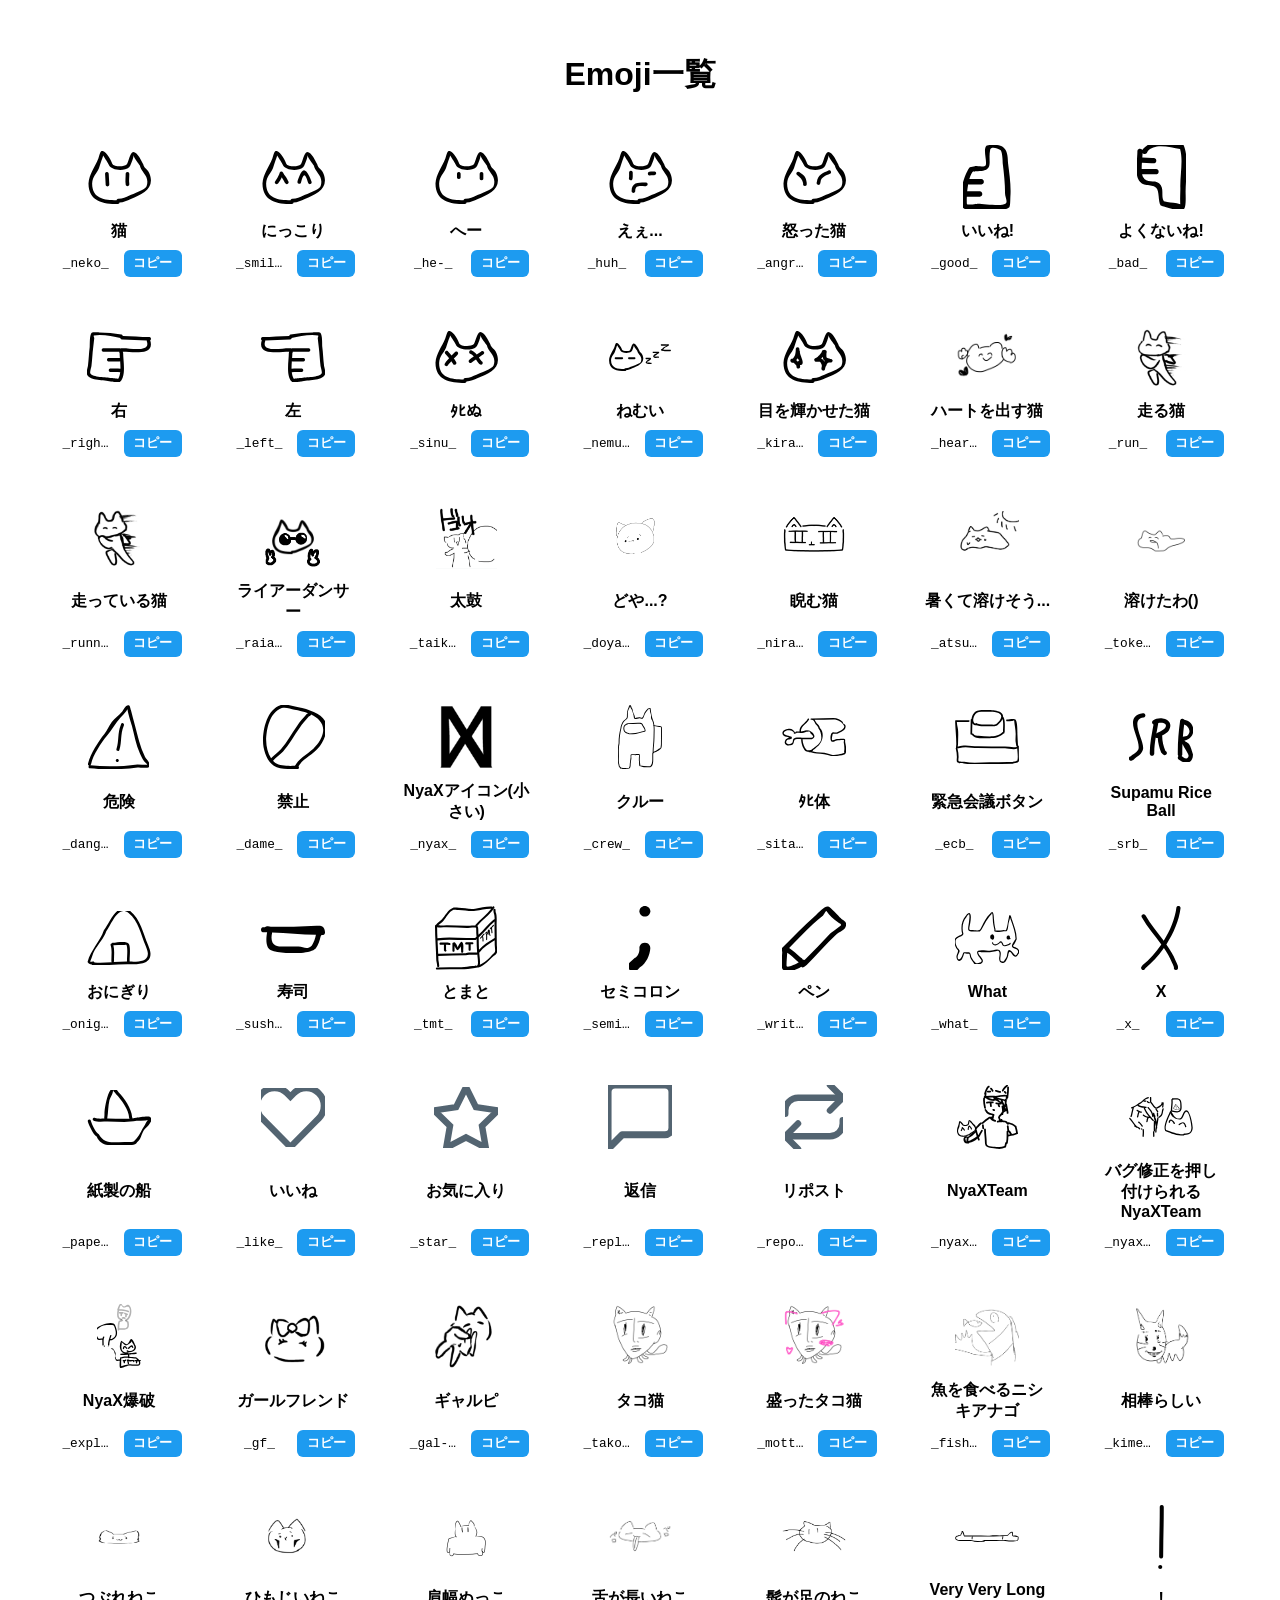
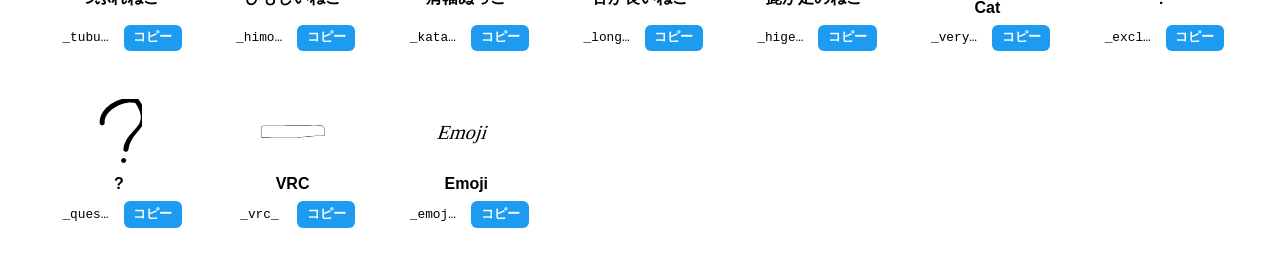
<file: emoji.html>
<!DOCTYPE html>
<html lang="ja">
<head>
    <meta charset="UTF-8">
    <meta name="viewport" content="width=device-width, initial-scale=1.0">
    <meta name="robots" content="noindex, nofollow, noarchive">
    <title>Emoji一覧</title>
    <link rel="icon" href="favicon.png" type="image/png">
    <link rel="stylesheet" href="root.css">
    <style>
        :root{
            --l-code-bg-color: #f0f2f5;
            --d-code-bg-color: #505255;
            --l-title: #333;
            --d-title: #ddd;
        }
        body.light{
            --code-bg-color: var(--l-code-bg-color);
            --title: var(--l-title);
        }
        body.dark {
            --code-bg-color: var(--d-code-bg-color);
            --title: var(--d-title);
        }
        body {
            font-family: -apple-system, BlinkMacSystemFont, "Segoe UI", Roboto, "Helvetica Neue", Arial, sans-serif;
            background-color: var(--bg-color);
            color: var(--text-color);
            margin: 0;
            padding: 2rem;
            display: flex;
            flex-direction: column;
            align-items: center;
        }

        h1 {
            color: var(--title);
            margin-bottom: 2rem;
            text-align: center;
        }

        #emoji-container {
            display: grid;
            grid-template-columns: repeat(auto-fill, minmax(150px, 1fr));
            gap: 1rem;
            width: 100%;
            max-width: 1200px;
        }

        .loading-text,
        .error-text {
            font-size: 1.2rem;
            color: #657786;
            text-align: center;
            grid-column: 1 / -1;
        }

        .emoji-card {
            background-color: var(--main-bg-color);
            border: 1px solid var(--border-color);
            border-radius: 12px;
            padding: 1rem;
            text-align: center;
            display: flex;
            flex-direction: column;
            align-items: center;
            justify-content: space-between;
            box-shadow: 0 2px 4px var(--pg-bg-color);
            transition: transform 0.2s ease, box-shadow 0.2s ease;
        }

        .emoji-card:hover {
            transform: translateY(-5px);
            box-shadow: 0 6px 12px var(--spin);
        }

        .emoji-image {
            width: 64px;
            height: 64px;
            object-fit: contain;
            margin-bottom: 0.75rem;
            background-color: var(--emoji-bg-color)
        }

        .emoji-name {
            font-weight: 600;
            font-size: 1rem;
            color: var(--text-color);
            margin: 0 0 0.5rem 0;
            word-break: break-word;
        }

        .id-wrapper {
            display: flex;
            align-items: center;
            justify-content: center;
            gap: 0.5rem;
            width: 100%;
        }

        .emoji-id-code {
            font-family: "SFMono-Regular", Consolas, "Liberation Mono", Menlo, Courier, monospace;
            background-color: var(--code-bg-color);
            padding: 0.2rem 0.4rem;
            border-radius: 4px;
            font-size: 0.8rem;
            color: var(--secondary-text-color);
            flex-grow: 1;
            overflow: hidden;
            text-overflow: ellipsis;
            white-space: nowrap;
        }

        .copy-button {
            border: none;
            background-color: var(--primary-color);
            color: white;
            padding: 0.3rem 0.6rem;
            border-radius: 6px;
            cursor: pointer;
            font-size: 0.8rem;
            font-weight: bold;
            transition: background-color 0.2s ease;
            flex-shrink: 0;
        }

        .copy-button:hover {
            background-color: var(--primary-hover-color);
        }

        .copy-button:disabled {
            background-color: #42b72a;
            cursor: not-allowed;
        }
    </style>
    <script>
        document.addEventListener("DOMContentLoaded", () => {
            const ld = localStorage.getItem("ld");
            if (ld !== null) {
                if (ld == "d"){
                    document.body.classList.add("dark");
                    document.body.classList.remove("light");
                }
            }
        });
    </script>
</head>
<!-- Google tag (gtag.js) -->
<script async src="https://www.googletagmanager.com/gtag/js?id=G-JYBQTQ1HCX"></script>
<script>
  window.dataLayer = window.dataLayer || [];
  function gtag(){dataLayer.push(arguments);}
  gtag('js', new Date());

  gtag('config', 'G-JYBQTQ1HCX');
</script>
<body>

    <h1>Emoji一覧</h1>
    <div id="emoji-container">
        <p class="loading-text">読み込み中...</p>
    </div>

    <script>
        document.addEventListener('DOMContentLoaded', async () => {
            const container = document.getElementById('emoji-container');

            // 安全にHTMLをエスケープする関数
            const escapeHTML = (str) => {
                const div = document.createElement('div');
                div.textContent = str;
                return div.innerHTML;
            };

            try {
                // /emoji/list.jsonをフェッチ
                const response = await fetch('/emoji/list.json');
                if (!response.ok) {
                    throw new Error(`サーバーからリストを取得できませんでした (HTTP ${response.status})`);
                }
                const emojiList = await response.json();

                // ローディング表示をクリア
                container.innerHTML = '';

                if (!Array.isArray(emojiList) || emojiList.length === 0) {
                    container.innerHTML = `<p class="error-text">絵文字が見つかりませんでした。</p>`;
                    return;
                }

                // 各絵文字のカードを生成
                emojiList.forEach(emoji => {
                    if (!emoji.id) return; // IDがないデータはスキップ

                    const card = document.createElement('div');
                    card.className = 'emoji-card';

                    // nameキーがなければidを名前に使用
                    const displayName = emoji.name || emoji.id;
                    const emojiId = emoji.id;

                    card.innerHTML = `
                        <img src="/emoji/${escapeHTML(emojiId)}.svg" alt="${escapeHTML(displayName)}" class="emoji-image" loading="lazy">
                        <p class="emoji-name">${escapeHTML(displayName)}</p>
                        <div class="id-wrapper">
                            <span class="emoji-id-code" title="_${escapeHTML(emojiId)}_">_${escapeHTML(emojiId)}_</span>
                            <button class="copy-button" data-id="${escapeHTML(emojiId)}">コピー</button>
                        </div>
                    `;
                    container.appendChild(card);
                });

                // クリックイベントの処理（イベント委譲）
                container.addEventListener('click', (event) => {
                    // コピーボタンがクリックされた場合のみ処理
                    if (event.target.classList.contains('copy-button')) {
                        const button = event.target;
                        const emojiId = button.dataset.id;
                        const textToCopy = `_${emojiId}_`;

                        navigator.clipboard.writeText(textToCopy).then(() => {
                            // コピー成功時のフィードバック
                            const originalText = button.textContent;
                            button.textContent = 'コピーしました!';
                            button.disabled = true;
                            setTimeout(() => {
                                button.textContent = originalText;
                                button.disabled = false;
                            }, 1500);
                        }).catch(err => {
                            // コピー失敗時のアラート
                            console.error('クリップボードへのコピーに失敗しました:', err);
                            alert('コピーに失敗しました。');
                        });
                    }
                });

            } catch (error) {
                // エラー発生時の表示
                console.error('絵文字リストの読み込みに失敗しました:', error);
                container.innerHTML = `<p class="error-text">絵文字リストの読み込みに失敗しました。<br>(${error.message})</p>`;
            }
        });
    </script>

</body>
</html>
</file>
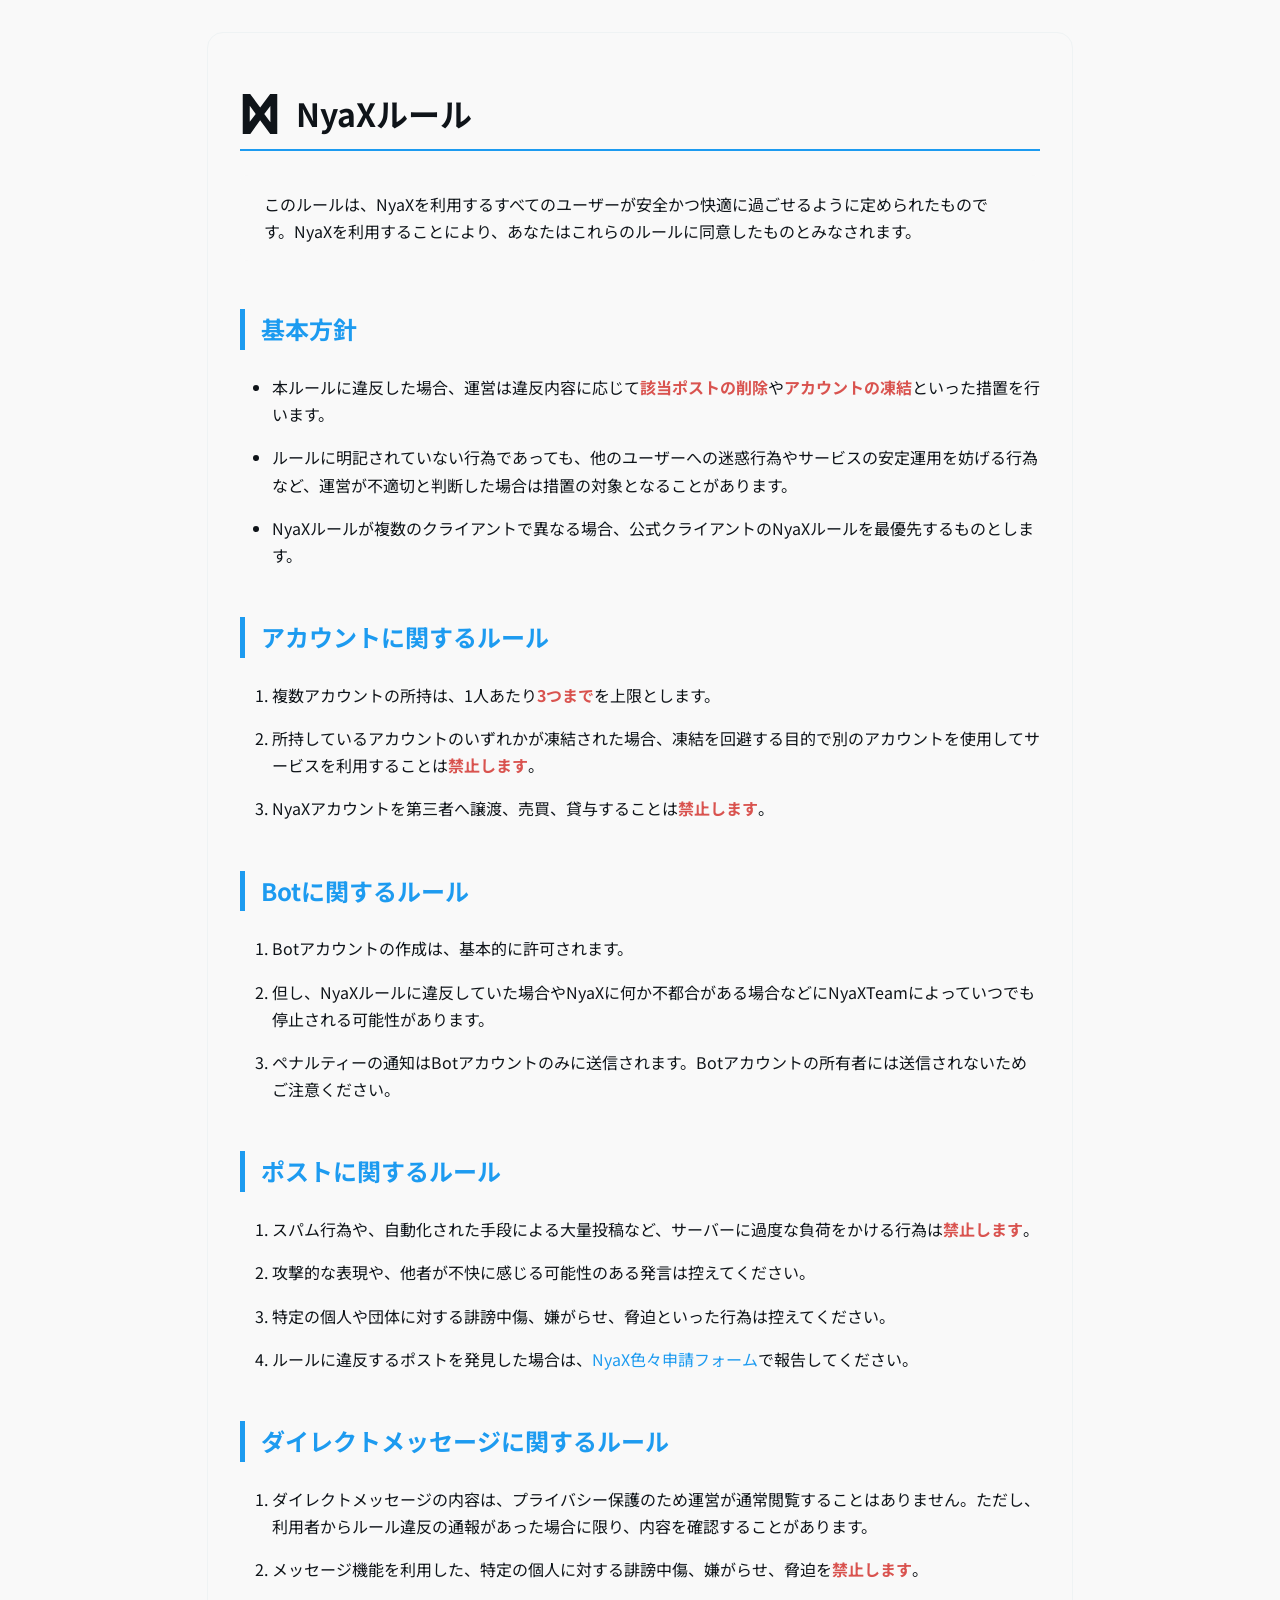
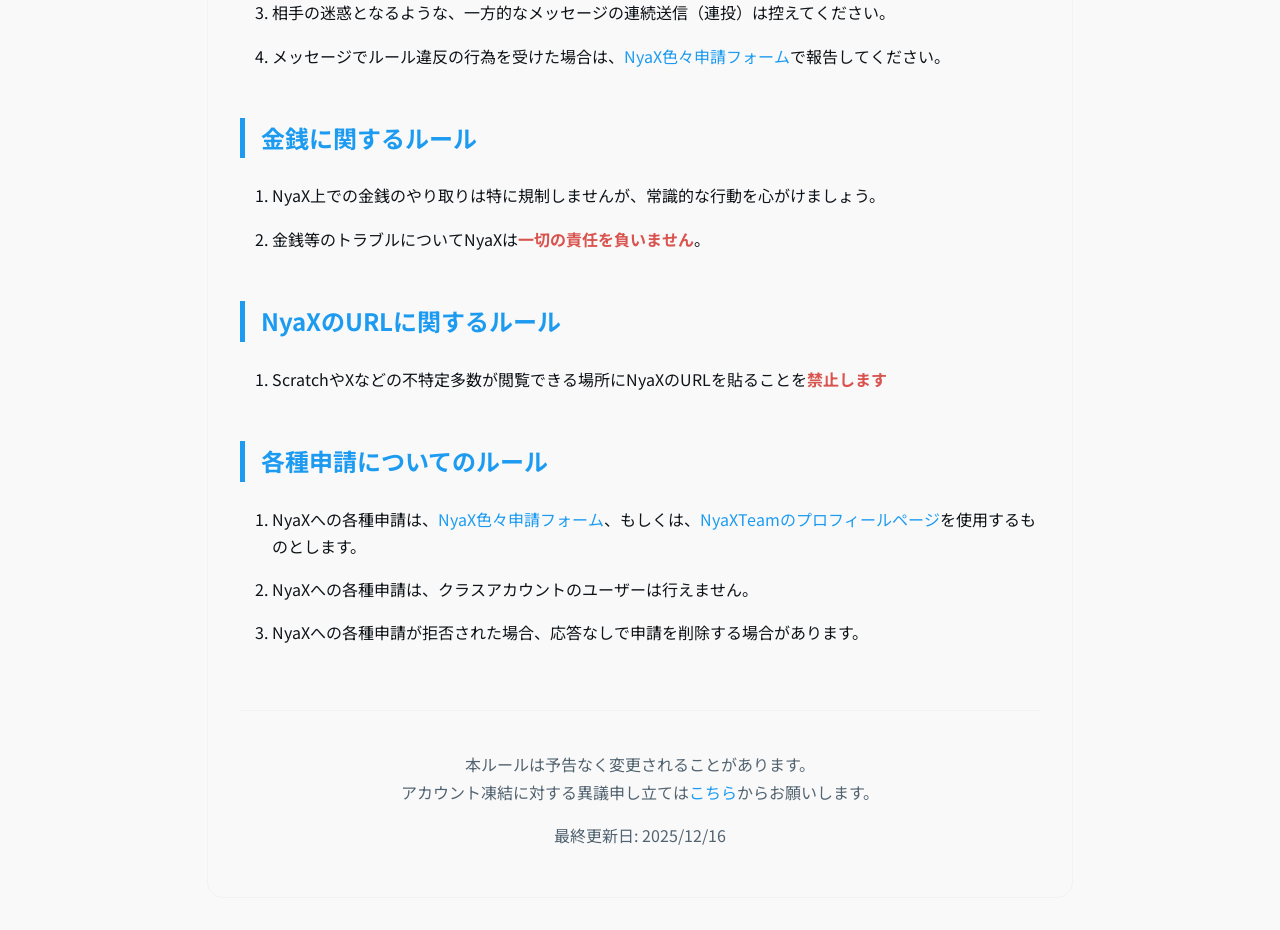
<file: rule.html>
<!DOCTYPE html>
<html lang="ja">
<head>
    <meta charset="UTF-8">
    <meta name="viewport" content="width=device-width, initial-scale=1.0">
    <meta name="robots" content="noindex, nofollow, noarchive">
    <title>NyaXルール</title>
    <link rel="icon" href="favicon.png" type="image/png">
    <link rel="preconnect" href="https://fonts.googleapis.com">
    <link rel="preconnect" href="https://fonts.gstatic.com" crossorigin>
    <link href="https://fonts.googleapis.com/css2?family=Noto+Sans+JP:wght@400;700&display=swap" rel="stylesheet">
    <link rel="stylesheet" href="./root.css">
    <style>
        /*:root {
            --primary-color: #1d9bf0;
            --border-color: #eff3f4;
            --bg-color: #f7f9f9;
            --text-color: #0f1419;
            --secondary-text-color: #536471;
        }*/
        body {
            font-family: 'Noto Sans JP', -apple-system, BlinkMacSystemFont, "Segoe UI", Roboto, Helvetica, Arial, sans-serif;
            margin: 0;
            background-color: var(--bg-color);
            color: var(--text-color);
            line-height: 1.7;
        }
        .container {
            max-width: 800px;
            margin: 2rem auto;
            padding: 2rem;
            border: 1px solid var(--border-color);
            border-radius: 16px;
        }
        h1 {
            font-size: 2rem;
            border-bottom: 2px solid var(--primary-color);
            padding-bottom: 0.5rem;
            margin-bottom: 1.5rem;
            display: flex;
            align-items: center;
            gap: 1rem;
        }
        h1 .logo {
            width: 40px;
            height: 40px;
            fill: var(--logo-color) !important;
            stroke: var(--logo-color) !important;
        }
        h2 {
            font-size: 1.5rem;
            color: var(--primary-color);
            border-left: 5px solid var(--primary-color);
            padding-left: 1rem;
            margin-top: 3rem;
            margin-bottom: 1.5rem;
        }
        p, li {
            font-size: 1rem;
        }
        .intro {
            background-color: var(--bg-color);
            padding: 1rem 1.5rem;
            border-radius: 8px;
            margin-bottom: 2rem;
        }
        ol, ul {
            padding-left: 2rem;
        }
        li {
            margin-bottom: 1rem;
        }
        strong {
            color: #d9534f;
        }
        code {
            background-color: #e8f5fd;
            padding: 0.2em 0.4em;
            border-radius: 4px;
            font-family: monospace;
        }
        a {
            color: var(--primary-color);
            text-decoration: none;
        }
        a:hover {
            text-decoration: underline;
        }
        .footer {
            margin-top: 4rem;
            padding-top: 1.5rem;
            border-top: 1px solid var(--border-color);
            text-align: center;
            color: var(--secondary-text-color);
            font-size: 0.9rem;
        }
    </style>
    <script>
        document.addEventListener("DOMContentLoaded", () => {
            const ld = localStorage.getItem("ld");
            if (ld !== null) {
                if (ld == "d"){
                    document.body.classList.add("dark");
                    document.body.classList.remove("light");
                }
            }
        });
    </script>
</head>
<!-- Google tag (gtag.js) -->
<script async src="https://www.googletagmanager.com/gtag/js?id=G-JYBQTQ1HCX"></script>
<script>
  window.dataLayer = window.dataLayer || [];
  function gtag(){dataLayer.push(arguments);}
  gtag('js', new Date());

  gtag('config', 'G-JYBQTQ1HCX');
</script>
<body class="light">
    <div class="container">
        <h1>
            <svg class="logo" xmlns="http://www.w3.org/2000/svg" viewBox="0 0 86.03314999999998 99.70458000000002"><g><g fill="currentColor" stroke="none"><path d="M 0.0,99.70458000000002 L 0.0,29.566630000000004 L 17.474879999999985,29.563980000000015 L 17.495619999999974,69.20895000000002 L 32.41914999999997,49.85291000000001 L 17.468049999999977,29.566630000000004 L 9.999999974752427e-06,29.566630000000004 L 9.999999974752427e-06,0.0 L 18.561259999999976,0.0 L 43.434229999999985,33.70192 L 68.40213999999997,0.0 L 86.03314999999998,0.0 L 86.03314999999998,29.648570000000007 L 68.84990999999997,29.648570000000007 L 53.67573999999996,49.55009000000001 L 68.90521999999999,70.11661000000001 L 68.85379,29.569230000000005 L 86.03314,29.648570000000007 L 86.03314,99.70457999999999 L 68.55408,99.70457999999999 L 43.30136999999999,65.14823999999999 L 18.903069999999985,99.70457999999999 L 0.0,99.70458000000002"/></g></g></svg>
            NyaXルール
        </h1>

        <p class="intro">
            このルールは、NyaXを利用するすべてのユーザーが安全かつ快適に過ごせるように定められたものです。NyaXを利用することにより、あなたはこれらのルールに同意したものとみなされます。
        </p>

        <h2>基本方針</h2>
        <ul>
            <li>本ルールに違反した場合、運営は違反内容に応じて<strong>該当ポストの削除</strong>や<strong>アカウントの凍結</strong>といった措置を行います。</li>
            <li>ルールに明記されていない行為であっても、他のユーザーへの迷惑行為やサービスの安定運用を妨げる行為など、運営が不適切と判断した場合は措置の対象となることがあります。</li>
            <li>NyaXルールが複数のクライアントで異なる場合、公式クライアントのNyaXルールを最優先するものとします。</li>
        </ul>

        <h2>アカウントに関するルール</h2>
        <ol>
            <li>複数アカウントの所持は、1人あたり<strong>3つまで</strong>を上限とします。</li>
            <li>所持しているアカウントのいずれかが凍結された場合、凍結を回避する目的で別のアカウントを使用してサービスを利用することは<strong>禁止します</strong>。</li>
            <li>NyaXアカウントを第三者へ譲渡、売買、貸与することは<strong>禁止します</strong>。</li>
        </ol>

        <h2>Botに関するルール</h2>
        <ol>
            <li>Botアカウントの作成は、基本的に許可されます。</li>
            <li>但し、NyaXルールに違反していた場合やNyaXに何か不都合がある場合などにNyaXTeamによっていつでも停止される可能性があります。</li>
            <li>ペナルティーの通知はBotアカウントのみに送信されます。Botアカウントの所有者には送信されないためご注意ください。</li>
        </ol>

        <h2>ポストに関するルール</h2>
        <ol>
            <li>スパム行為や、自動化された手段による大量投稿など、サーバーに過度な負荷をかける行為は<strong>禁止します</strong>。</li>
            <li>攻撃的な表現や、他者が不快に感じる可能性のある発言は控えてください。</li>
            <li>特定の個人や団体に対する誹謗中傷、嫌がらせ、脅迫といった行為は控えてください。</li>
            <li>ルールに違反するポストを発見した場合は、<a href="/forms" target="_blank" rel="noopener noreferrer">NyaX色々申請フォーム</a>で報告してください。</li>
        </ol>

        <h2>ダイレクトメッセージに関するルール</h2>
        <ol>
            <li>ダイレクトメッセージの内容は、プライバシー保護のため運営が通常閲覧することはありません。ただし、利用者からルール違反の通報があった場合に限り、内容を確認することがあります。</li>
            <li>メッセージ機能を利用した、特定の個人に対する誹謗中傷、嫌がらせ、脅迫を<strong>禁止します</strong>。</li>
            <li>相手の迷惑となるような、一方的なメッセージの連続送信（連投）は控えてください。</li>
            <li>メッセージでルール違反の行為を受けた場合は、<a href="/forms" target="_blank" rel="noopener noreferrer">NyaX色々申請フォーム</a>で報告してください。</li>
        </ol>

        <h2>金銭に関するルール</h2>
        <ol>
            <li>NyaX上での金銭のやり取りは特に規制しませんが、常識的な行動を心がけましょう。</li>
            <li>金銭等のトラブルについてNyaXは<strong>一切の責任を負いません</strong>。</li>
        </ol>

        <h2>NyaXのURLに関するルール</h2>
        <ol>
            <li>ScratchやXなどの不特定多数が閲覧できる場所にNyaXのURLを貼ることを<strong>禁止します</strong></li>
        </ol>

        <h2>各種申請についてのルール</h2>
        <ol>
            <li>NyaXへの各種申請は、<a href="/forms" target="_blank" rel="noopener noreferrer">NyaX色々申請フォーム</a>、もしくは、<a href="https://scratch.mit.edu/users/NyaXTeam/" target="_blank" rel="noopener noreferrer">NyaXTeamのプロフィールページ</a>を使用するものとします。</li>
            <li>NyaXへの各種申請は、クラスアカウントのユーザーは行えません。</li>
            <li>NyaXへの各種申請が拒否された場合、応答なしで申請を削除する場合があります。</li>
        </ol>

        <div class="footer">
            <p>
                本ルールは予告なく変更されることがあります。<br>
                アカウント凍結に対する異議申し立ては<a href="/forms" target="_blank" rel="noopener noreferrer">こちら</a>からお願いします。
            </p>
            <p>最終更新日: 2025/12/16</p>
        </div>
    </div>
</body>
</html>
</file>
<file: root.css>
/* NyaXのCSS変数を大体一つにまとめたもの */
:root {
	/* 共通色設定 */
	--primary-color: #1d9bf0;
	--primary-hover-color: #1a8cd8;
	--like-color: #f91880;
	--star-color: #ffad1f;
	/* ライトモード(デフォルト)色設定 */
	--l-border-color: #eff3f4;
	--l-bg-color: #f9f9f9;
	--l-main-bg-color: white;
	--l-ad-bg-color: #f7f9f9;
	--l-pg-bg-color: rgba(255, 255, 255, 0.85); /* ページヘッダーなど */
	--l-emoji-bg-color: none;
	--l-notification-bg-color: #e8f5fd;
	--l-text-color: #0f1419;
	--l-secondary-text-color: #536471;
	--l-logo-color: black; /* ロゴ表示用に使っているが背景色と真逆の色を使う時に指定されることもある */
	--l-loading-color: rgba(255, 255, 255, 0.7);
	--l-widget-bg-color: #e7e8e8; /* プロフィールカードホバー時 */
	--l-emoji-mart: 255, 255, 255;
	--l-bw: #000000;
	--l-spin: rgba(0, 0, 0, 0.1);
	--l-light-primary-color: #cce6ff;
	--l-danger-color: #fef0f4;
	/* ダークモード色設定 */
	--d-border-color: #2F363D;
	--d-bg-color: #18191D;
	--d-main-bg-color: #1C1D21;
	--d-ad-bg-color: #272929;
	--d-pg-bg-color: rgb(33 35 41 / 85%); /* ページヘッダーなど */
	--d-emoji-bg-color: #e8eaed; /* 絵文字の後ろに表示するための白背景　*/
	--d-notification-bg-color: #073450;
	--d-text-color: #ffffff;
	--d-secondary-text-color: #ffffff;
	--d-logo-color: #ffffff; /* ロゴ表示用に使っているが背景色と真逆の色を使う時に指定されることもある */
	--d-loading-color: rgba(0, 0, 0, 0.7);
	--d-widget-bg-color: #4d5156; /* プロフィールカードホバー時 */
	--d-emoji-mart: 40, 40, 40;
	--d-bw: #ffffff;
	--d-spin: rgba(255, 255, 255, 0.1);
	--d-light-primary-color: #004a8f;
	--d-danger-color: #610525;
}

/* 変数指定(クラスはJSにて付与) */
body.light {
    --border-color: var(--l-border-color);
    --bg-color: var(--l-bg-color);
    --main-bg-color: var(--l-main-bg-color);
    --ad-bg-color: var(--l-ad-bg-color);
    --pg-bg-color: var(--l-pg-bg-color);
    --emoji-bg-color: var(--l-emoji-bg-color);
    --notification-bg-color: var(--l-notification-bg-color);
    --text-color: var(--l-text-color);
    --secondary-text-color: var(--l-secondary-text-color);
    --logo-color: var(--l-logo-color);
    --loading-color: var(--l-loading-color);
    --widget-bg-color: var(--l-widget-bg-color);
    --emoji-mart: var(--l-emoji-mart);
    --bw: var(--l-bw);
    --spin: var(--l-spin);
    --light-primary-color: var(--l-light-primary-color);
    --danger-color: var(--l-danger-color);
}
body.dark {
    --border-color: var(--d-border-color);
    --bg-color: var(--d-bg-color);
    --main-bg-color: var(--d-main-bg-color);
    --ad-bg-color: var(--d-ad-bg-color);
    --pg-bg-color: var(--d-pg-bg-color);
    --emoji-bg-color: var(--d-emoji-bg-color);
    --notification-bg-color: var(--d-notification-bg-color);
    --text-color: var(--d-text-color);
    --secondary-text-color: var(--d-secondary-text-color);
    --logo-color: var(--d-logo-color);
    --loading-color: var(--d-loading-color);
    --widget-bg-color: var(--d-widget-bg-color);
    --emoji-mart: var(--d-emoji-mart);
    --bw: var(--d-bw);
    --spin: var(--d-spin);
    --light-primary-color: var(--d-light-primary-color);
    --danger-color: var(--d-danger-color);
}
/* 変数指定終わり */
</file>
